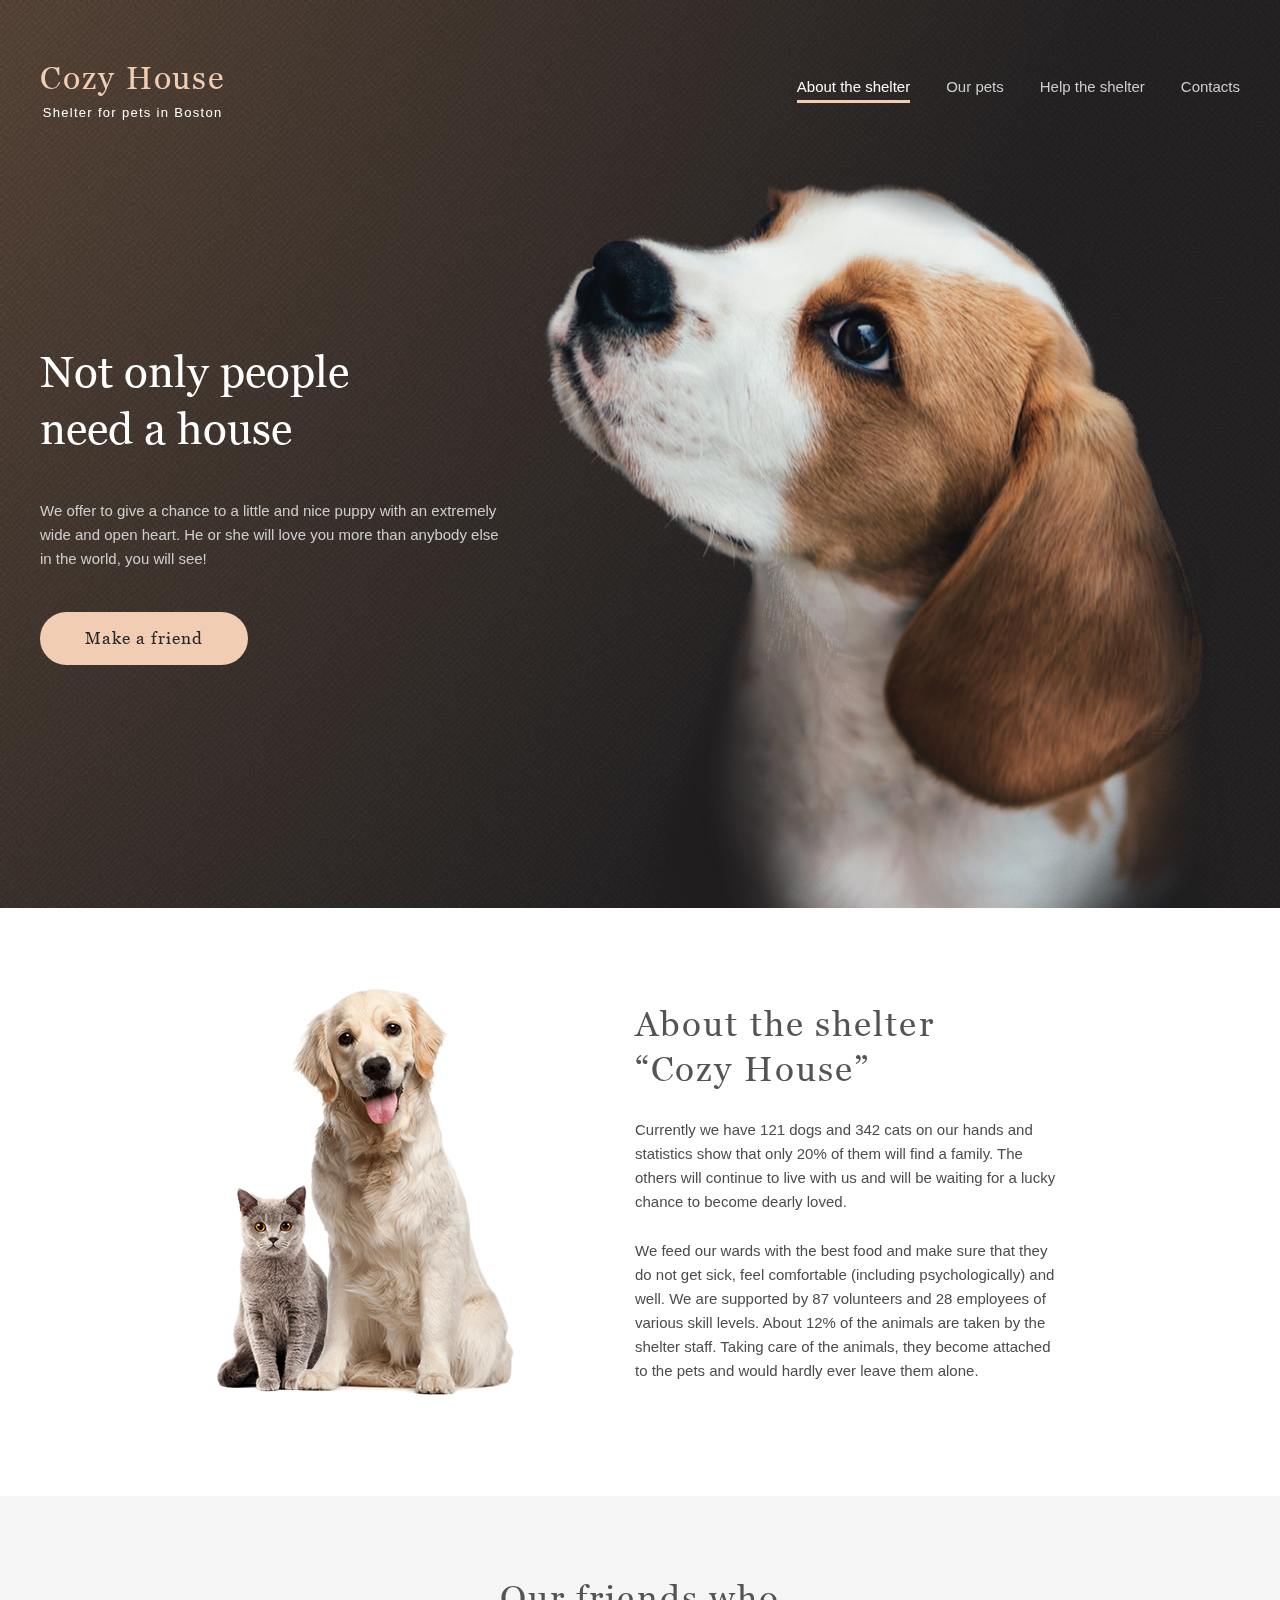
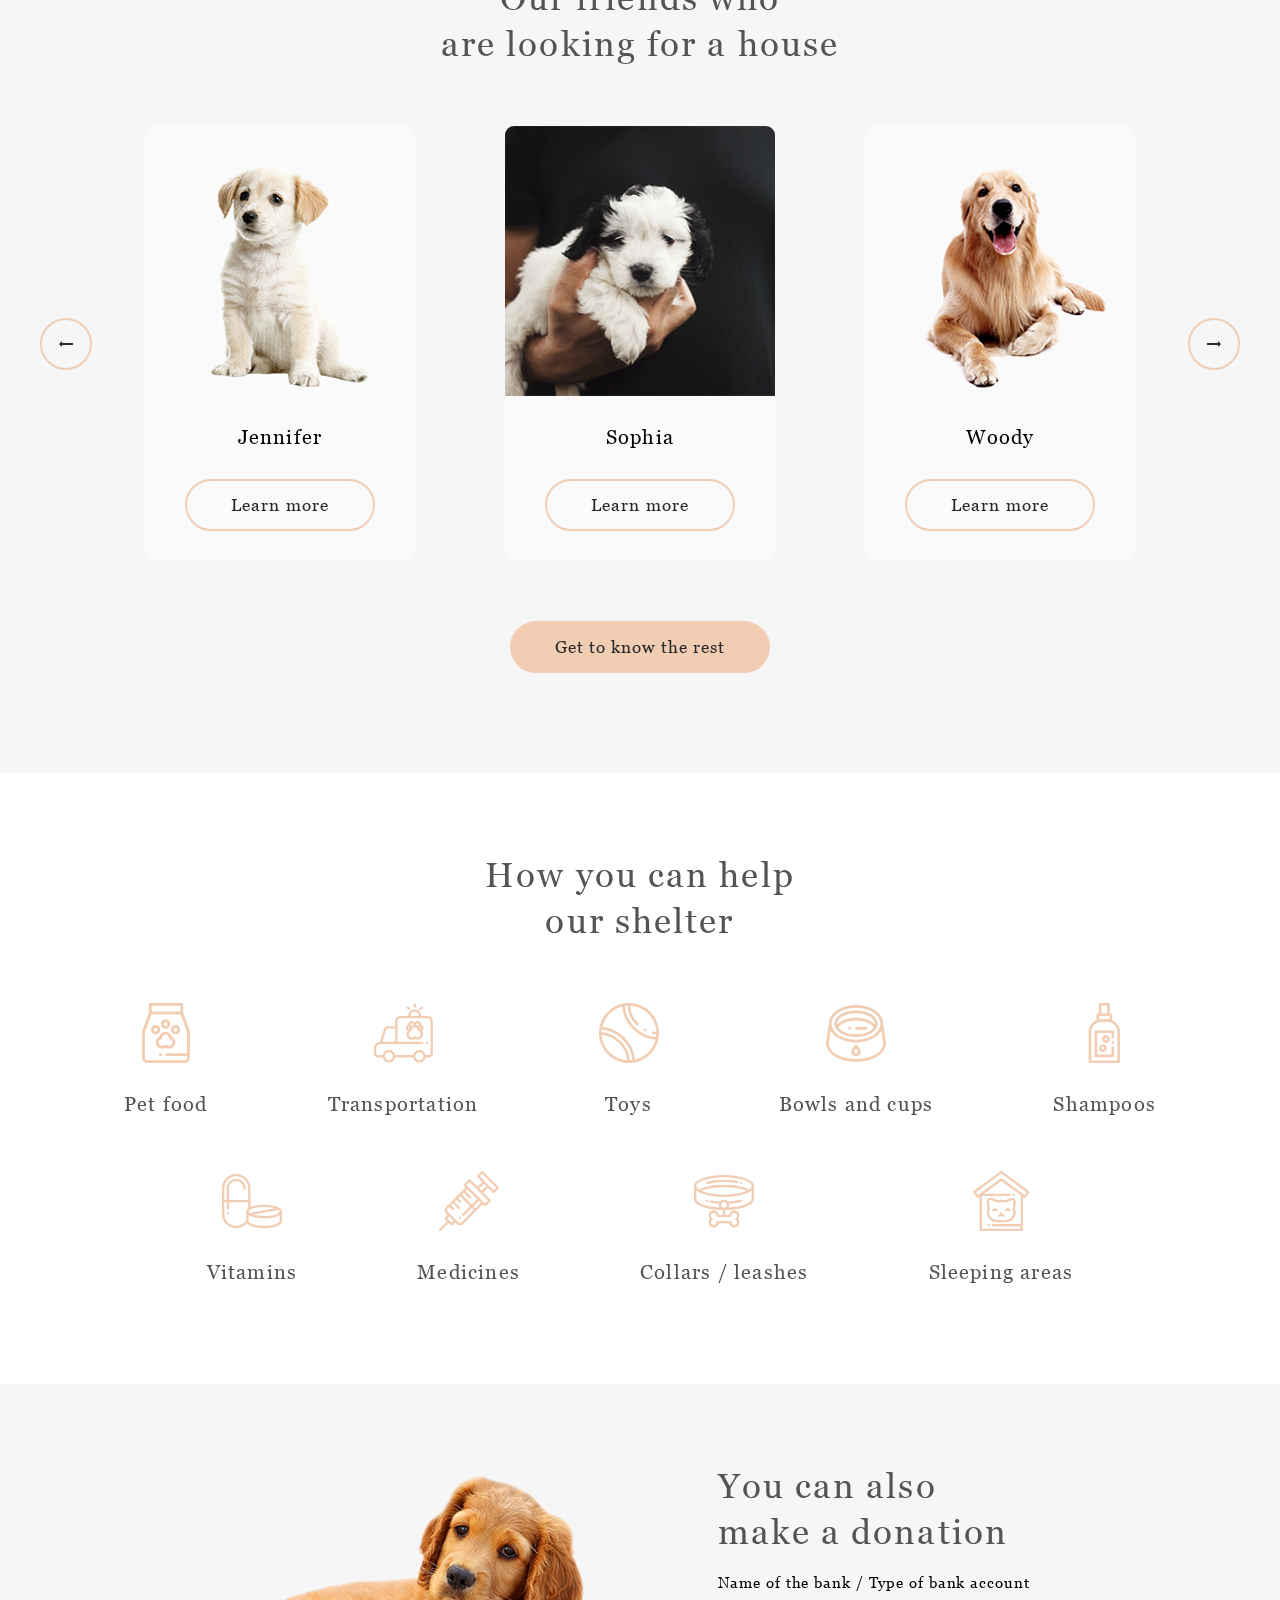
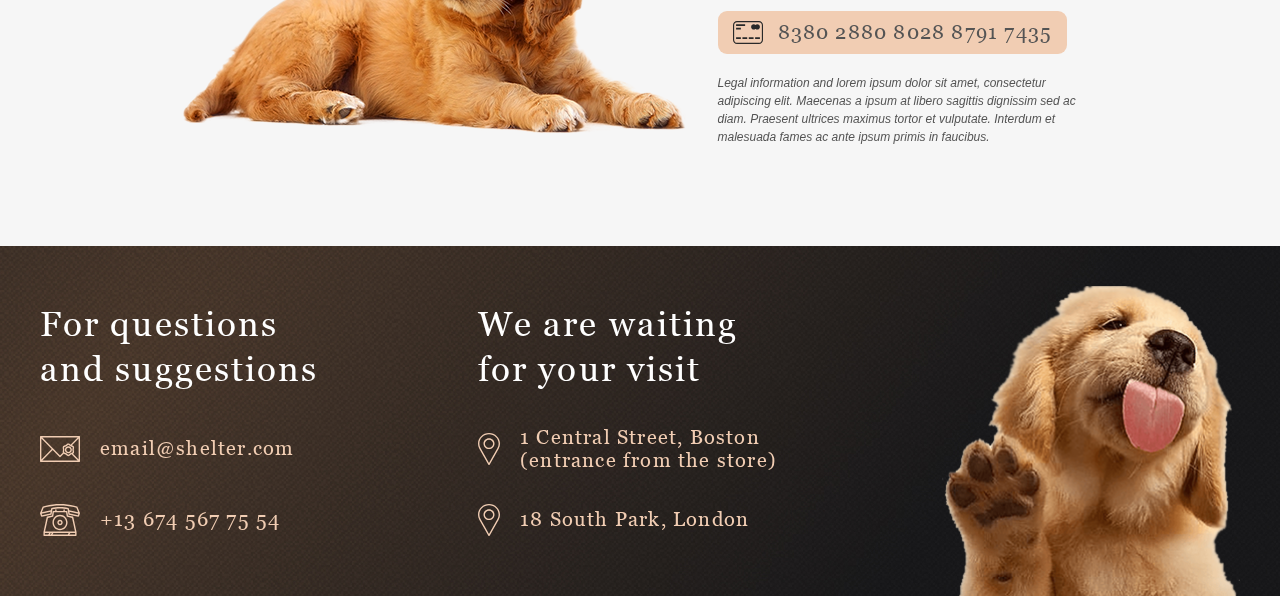
<file: pages/main/index.html>
<!DOCTYPE html>
<html lang="en">
<head>
    <meta charset="UTF-8">
    <meta name="viewport"
          content="width=device-width, user-scalable=no, initial-scale=1.0, maximum-scale=1.0, minimum-scale=1.0">
    <meta http-equiv="X-UA-Compatible" content="ie=edge">
    <title>Cozy Home</title>
    <link rel="icon" href="" type="image/x-icon">
    <link rel="stylesheet" href="style.scss">
    <link rel="stylesheet" href="style.css">
</head>
<body>
<div class="container">
    <div class="overlay"></div>
    <header class="header">
        <div class="wrapper">
            <div class="menu">
                <div class="logo-wrapper">
                    <a class="logo" href="../main/index.html">
                        <h1 class="header-title title">Cozy House</h1>
                        <h2 class="subtitle">Shelter for pets in Boston</h2>
                    </a>
                </div>
                <nav class="nav">
                    <ul class="nav-list">
                        <li class="nav-list__item active">
                            <a href="" class="nav-list__item-link">About the shelter</a>
                        </li>
                        <li class="nav-list__item">
                            <a href="../pets/index.html" class="nav-list__item-link">Our pets</a>
                        </li>
                        <li class="nav-list__item">
                            <a href="#help" class="nav-list__item-link">Help the shelter</a>
                        </li>
                        <li class="nav-list__item">
                            <a href="#footer" class="nav-list__item-link">Contacts</a>
                        </li>
                    </ul>
                </nav>
                <svg class="nav-burger" width="30" height="22" viewBox="0 0 30 22" fill="none" xmlns="http://www.w3.org/2000/svg">
                    <line y1="21" x2="30" y2="21" stroke="#F1CDB3" stroke-width="2"/>
                    <line y1="11" x2="30" y2="11" stroke="#F1CDB3" stroke-width="2"/>
                    <line y1="1" x2="30" y2="1" stroke="#F1CDB3" stroke-width="2"/>
                </svg>
            </div>
        </div>
    </header>
    <main>
        <section class="start-screen">
            <div class="wrapper">
                <div class="start-screen-content">
                    <div class="start-screen__info">
                        <h2 class="start-screen__info-title">Not only people need a house</h2>
                        <p class="start-screen__info-desc">We offer to give a chance to a little and nice puppy with an extremely wide and open heart. He or she will love you more than anybody else in the world, you will see!</p>
                        <a href="#friend">
                            <button class="start-screen__info-button button">Make a friend</button>
                        </a>
                    </div>
                    <img src="../../assets/images/start-screen-puppy.png" alt="Puppy" class="start-screen__img">
                </div>
            </div>
        </section>
        <section class="about">
            <div class="wrapper">
                <div class="about-content">
                    <img src="../../assets/images/about-pets.png" alt="About us" class="about__img">
                    <div class="about__info">
                        <h3 class="about__info-title title">About the shelter <q>Cozy House</q></h3>
                        <p class="about__info-desc">Currently we have 121 dogs and 342 cats on our hands and statistics show that only 20% of them will find a family. The others will continue to live with us and will be waiting for a lucky chance to become dearly loved.</p>
                        <p class="about__info-desc">We feed our wards with the best food and make sure that they do not get sick, feel comfortable (including psychologically) and well. We are supported by 87 volunteers and 28 employees of various skill levels. About 12% of the animals are taken by the shelter staff. Taking care of the animals, they become attached to the pets and would hardly ever leave them alone.</p>
                    </div>
                </div>
            </div>
        </section>
        <a name="friend"></a>
        <section class="our-friends">
            <div class="wrapper">
                <div class="our-friends-content">
                    <h3 class="our-friends__title title">Our friends who <br>are looking for a house</h3>
                    <div class="our-friends__list">
                        <div class="our-friends__card">
                            <img src="../../assets/images/pets-katrine.png" alt="Katrine" class="our-friends__card-img">
                            <p class="our-friends__card-title">Katrine</p>
                            <button class="our-friends__card-button button">Learn more</button>
                        </div>
                        <div class="our-friends__card">
                            <img src="../../assets/images/pets-jennifer.png" alt="Jennifer" class="our-friends__card-img">
                            <p class="our-friends__card-title">Jennifer</p>
                            <button class="our-friends__card-button button">Learn more</button>
                        </div>
                        <div class="our-friends__card">
                            <img src="../../assets/images/pets-woody.png" alt="Woody" class="our-friends__card-img">
                            <p class="our-friends__card-title">Woody</p>
                            <button class="our-friends__card-button button">Learn more</button>
                        </div>
                    </div>
                    <div class="our-friends__navigation-left">
                        <svg width="14" height="6" viewBox="0 0 14 6" fill="none" xmlns="http://www.w3.org/2000/svg">
                            <path d="M14 2V4H3V6L0 3L3 0V2H14Z" fill="#292929"/>
                        </svg>
                    </div>
                    <div class="our-friends__navigation-right">
                        <svg width="14" height="6" viewBox="0 0 14 6" fill="none" xmlns="http://www.w3.org/2000/svg">
                            <path d="M0 4V2L11 2V0L14 3L11 6V4L0 4Z" fill="#292929"/>
                        </svg>
                    </div>
                    <a href="../pets/index.html">
                        <button class="our-friends__button button">Get to know the rest</button>
                    </a>
                </div>
            </div>

        </section>
        <section class="popup">
            <div class="wrapper">
                <div class="popup-content">
                    <img src="../../assets/images/pets-jennifer.png" alt="" class="popup-img">
                    <div class="popup-info">
                        <div class="popup-title">Jennifer</div>
                        <div class="popup-breed"><span class="popup-type">Dog</span> - Labrador</div>
                        <div class="popup-desc">Jennifer is a sweet 2 months old Labrador that is patiently waiting to find a new forever home. This girl really enjoys being able to go outside to run and play, but won't hesitate to play up a storm in the house if she has all of her favorite toys.</div>
                        <ul class="popup-characteristics__list">
                            <li class="popup-characteristics__item age"><span style="font-weight: 700">Age:</span> 2 months</li>
                            <li class="popup-characteristics__item inoculations"><span style="font-weight: 700">Inoculations:</span> none</li>
                            <li class="popup-characteristics__item diseases"><span style="font-weight: 700">Diseases:</span> none</li>
                            <li class="popup-characteristics__item parasites"><span style="font-weight: 700">Parasites:</span> none</li>
                        </ul>
                    </div>
                    <div class="popup-button">
                        <svg width="12" height="12" viewBox="0 0 12 12" fill="none" xmlns="http://www.w3.org/2000/svg">
                            <path fill-rule="evenodd" clip-rule="evenodd" d="M7.42618 6.00003L11.7046 1.72158C12.0985 1.32775 12.0985 0.689213 11.7046 0.295433C11.3108 -0.0984027 10.6723 -0.0984027 10.2785 0.295433L5.99998 4.57394L1.72148 0.295377C1.32765 -0.098459 0.68917 -0.098459 0.295334 0.295377C-0.0984448 0.689213 -0.0984448 1.32775 0.295334 1.72153L4.57383 5.99997L0.295334 10.2785C-0.0984448 10.6723 -0.0984448 11.3108 0.295334 11.7046C0.68917 12.0985 1.32765 12.0985 1.72148 11.7046L5.99998 7.42612L10.2785 11.7046C10.6723 12.0985 11.3108 12.0985 11.7046 11.7046C12.0985 11.3108 12.0985 10.6723 11.7046 10.2785L7.42618 6.00003Z" fill="#292929"/>
                        </svg>
                    </div>
                </div>
            </div>
        </section>
        <a name="help"></a>
        <section class="help">
            <div class="wrapper">
                <div class="help-content">
                    <h3 class="help__title title">How you can help our shelter</h3>
                    <div class="help__list">
                        <div class="help__list-item">
                            <img src="../../assets/icons/icon-pet-food.svg" alt="" class="help__list-item__img">
                            <h4 class="help__list-item__title">Pet food</h4>
                        </div>
                        <div class="help__list-item">
                            <img src="../../assets/icons/icon-transportation.svg" alt="" class="help__list-item__img">
                            <h4 class="help__list-item__title">Transportation</h4>
                        </div>
                        <div class="help__list-item">
                            <img src="../../assets/icons/icon-toys.svg" alt="" class="help__list-item__img">
                            <h4 class="help__list-item__title">Toys</h4>
                        </div>
                        <div class="help__list-item">
                            <img src="../../assets/icons/icon-bowls-and-cups.svg" alt="" class="help__list-item__img">
                            <h4 class="help__list-item__title">Bowls and cups</h4>
                        </div>
                        <div class="help__list-item">
                            <img src="../../assets/icons/icon-shampoos.svg" alt="" class="help__list-item__img">
                            <h4 class="help__list-item__title">Shampoos</h4>
                        </div>
                        <div class="help__list-item">
                            <img src="../../assets/icons/icon-vitamins.svg" alt="" class="help__list-item__img">
                            <h4 class="help__list-item__title">Vitamins</h4>
                        </div>
                        <div class="help__list-item">
                            <img src="../../assets/icons/icon-medicines.svg" alt="" class="help__list-item__img">
                            <h4 class="help__list-item__title">Medicines</h4>
                        </div>
                        <div class="help__list-item">
                            <img src="../../assets/icons/icon-collars-leashes.svg" alt="" class="help__list-item__img">
                            <h4 class="help__list-item__title">Collars / leashes</h4>
                        </div>
                        <div class="help__list-item">
                            <img src="../../assets/icons/icon-sleeping-area.svg" alt="" class="help__list-item__img">
                            <h4 class="help__list-item__title">Sleeping areas</h4>
                        </div>
                    </div>
                </div>
            </div>
        </section>
        <section class="donation">
            <div class="wrapper">
                <div class="donation-content">
                    <img src="../../assets/images/donation-dog.png" alt="Puppy" class="donation__img">
                    <div class="donation__info">
                        <h3 class="donation__info-title title">You can also make a donation</h3>
                        <h5 class="donation__info-subtitle">Name of the bank / Type of bank account</h5>
                        <button class="donation__info-button button">
                            <img src="../../assets/icons/credit-card.svg" alt="">
                            <p>
                                8380 2880 8028 8791 7435
                            </p>

                        </button><p class="donation__info-desc">Legal information and lorem ipsum dolor sit amet, consectetur adipiscing elit. Maecenas a ipsum at libero sagittis dignissim sed ac diam. Praesent ultrices maximus tortor et vulputate. Interdum et malesuada fames ac ante ipsum primis in faucibus.</p>
                    </div>
                </div>
            </div>
        </section>
    </main>
    <a name="footer"></a>
    <footer>
        <div class="wrapper">
            <div class="footer-content">
                <div class="footer__info">
                    <div class="footer__contacts">
                        <h3 class="footer__contacts-title title">For questions and suggestions</h3>
                        <a href="mailto:email@shelter.com" class="footer__contacts-email">
                            <img src="../../assets/icons/mail.svg" alt="" class="footer__contacts-email-icon">
                            email@shelter.com
                        </a>
                        <a href="tel:+136745677554" class="footer__contacts-tel">
                            <img src="../../assets/icons/phone.svg" alt="" class="footer__contacts-tel-icon">
                            +13 674 567 75 54
                        </a>
                    </div>
                    <div class="footer__address">
                        <h3 class="footer__address-title title">We are waiting for your visit</h3>
                        <a href="https://goo.gl/maps/Wma536fprJe7ETiM8" class="footer__address-boston" target="_blank">
                            <img src="../../assets/icons/pin.svg" alt="" class="footer__address-boston-img">
                            1 Central Street, Boston (entrance from the store)
                        </a>
                        <a href="https://goo.gl/maps/S1EN2DoCF54vE8MF7" class="footer__address-london" target="_blank">
                            <img src="../../assets/icons/icon-marker.svg" alt="" class="footer__address-london-img">
                            18 South Park, London
                        </a>
                    </div>
                </div>
                <img src="../../assets/images/footer-puppy.png" alt="" class="footer__image">
            </div>
        </div>
    </footer>
</div>
<script src="script.js"></script>
</body>
</html>
</file>
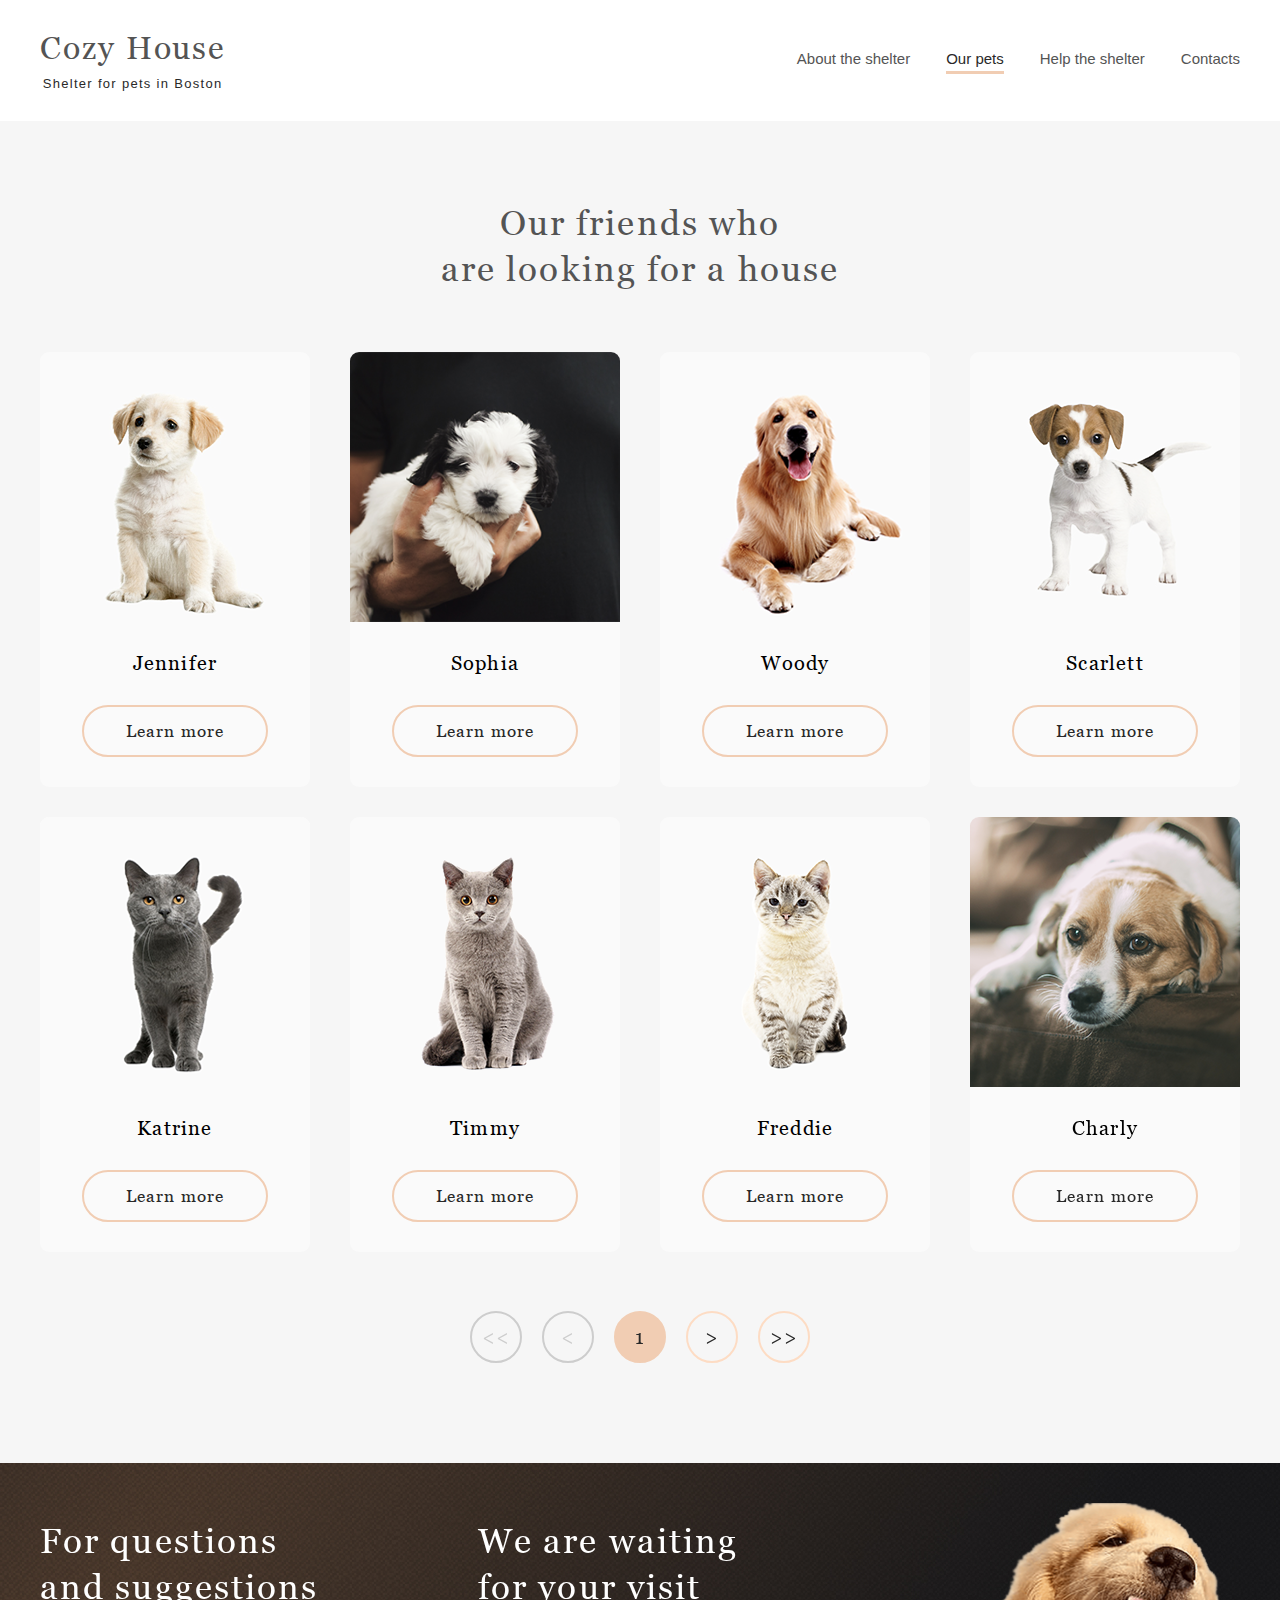
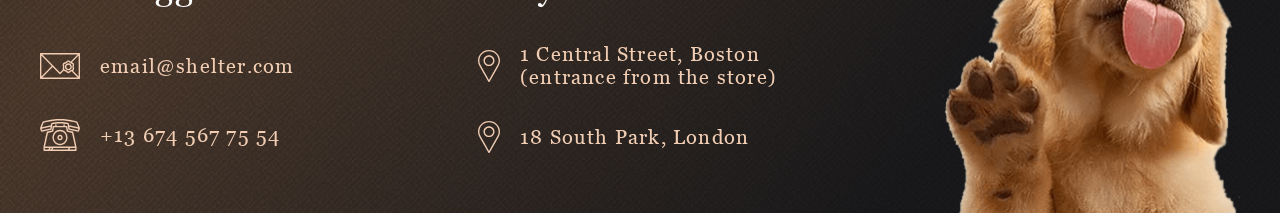
<file: pages/pets/index.html>
<!DOCTYPE html>
<html lang="en">
<head>
    <meta charset="UTF-8">
    <title>Pets</title>
    <link rel="stylesheet" href="style.scss">
    <link rel="stylesheet" href="style.css">
    <meta name="viewport"
          content="width=device-width, user-scalable=no, initial-scale=1.0, maximum-scale=1.0, minimum-scale=1.0">
    <meta http-equiv="X-UA-Compatible" content="ie=edge">
</head>
<body>
<div class="container">
    <div class="overlay"></div>
    <header class="header">
        <div class="wrapper">
            <div class="menu">
                <div class="logo-wrapper">
                    <a class="logo" href="../main/index.html">
                        <h1 class="title">Cozy House</h1>
                        <h2 class="subtitle">Shelter for pets in Boston</h2>
                    </a>
                </div>
                <nav class="nav">
                    <ul class="nav-list">
                        <li class="nav-list__item">
                            <a href="../main/index.html" class="nav-list__item-link">About the shelter</a>
                        </li>
                        <li class="nav-list__item active">
                            <a href="" class="nav-list__item-link">Our pets</a>
                        </li>
                        <li class="nav-list__item">
                            <a href="../main/index.html#help" class="nav-list__item-link">Help the shelter</a>
                        </li>
                        <li class="nav-list__item">
                            <a href="#footer" class="nav-list__item-link">Contacts</a>
                        </li>
                    </ul>
                </nav>
                <svg class="nav-burger" width="30" height="22" viewBox="0 0 30 22" fill="none" xmlns="http://www.w3.org/2000/svg">
                    <line y1="21" x2="30" y2="21" stroke="black" stroke-width="2"/>
                    <line y1="11" x2="30" y2="11" stroke="black" stroke-width="2"/>
                    <line y1="1" x2="30" y2="1" stroke="black" stroke-width="2"/>
                </svg>
            </div>
        </div>
    </header>
    <main>
        <section class="our-friends">
            <div class="wrapper">
                <div class="our-friends-content">
                    <h3 class="our-friends__title title">Our friends who
                        are looking for a house</h3>
                    <div class="our-friends__list">
                        <div class="our-friends__card">
                            <img src="../../assets/images/pets-katrine.png" alt="Katrine" class="our-friends__card-img">
                            <p class="our-friends__card-title">Katrine</p>
                            <button class="our-friends__card-button button">Learn more</button>
                        </div>
                        <div class="our-friends__card">
                            <img src="../../assets/images/pets-jennifer.png" alt="Jennifer" class="our-friends__card-img">
                            <p class="our-friends__card-title">Jennifer</p>
                            <button class="our-friends__card-button button">Learn more</button>
                        </div>
                        <div class="our-friends__card">
                            <img src="../../assets/images/pets-woody.png" alt="Woody" class="our-friends__card-img">
                            <p class="our-friends__card-title">Woody</p>
                            <button class="our-friends__card-button button">Learn more</button>
                        </div>
                        <div class="our-friends__card">
                            <img src="../../assets/images/pets-sophia.png" alt="Sophia" class="our-friends__card-img">
                            <p class="our-friends__card-title">Sophia</p>
                            <button class="our-friends__card-button button">Learn more</button>
                        </div>
                        <div class="our-friends__card">
                            <img src="../../assets/images/pets-timmy.png" alt="Timmy" class="our-friends__card-img">
                            <p class="our-friends__card-title">Timmy</p>
                            <button class="our-friends__card-button button">Learn more</button>
                        </div>
                        <div class="our-friends__card">
                            <img src="../../assets/images/pets-charly.png" alt="Charly" class="our-friends__card-img">
                            <p class="our-friends__card-title">Charly</p>
                            <button class="our-friends__card-button button">Learn more</button>
                        </div>
                        <div class="our-friends__card">
                            <img src="../../assets/images/pets-scarlet.png" alt="Scarlett" class="our-friends__card-img">
                            <p class="our-friends__card-title">Scarlett</p>
                            <button class="our-friends__card-button button">Learn more</button>
                        </div>
                        <div class="our-friends__card">
                            <img src="../../assets/images/pets-freddie.png" alt="Freddie" class="our-friends__card-img">
                            <p class="our-friends__card-title">Freddie</p>
                            <button class="our-friends__card-button button">Learn more</button>
                        </div>
                    </div>
                    <ul class="our-friends__pagination">
                        <li class="our-friends__pagination-item pagination-prev-2 disabled">
                            <<
                        </li>
                        <li class="our-friends__pagination-item pagination-prev-1 disabled">
                            <
                        </li>
                        <li class="our-friends__pagination-item pagination-now active">
                            <a href="" class="our-friends__pagination-link">1</a>
                        </li>
                        <li class="our-friends__pagination-item pagination-next-1">
                            >
                        </li>
                        <li class="our-friends__pagination-item pagination-next-2">
                            >>
                        </li>
                    </ul>
                </div>
            </div>
            <section class="popup">
                <div class="wrapper">
                    <div class="popup-content">
                        <img src="../../assets/images/pets-jennifer.png" alt="" class="popup-img">
                        <div class="popup-info">
                            <div class="popup-title">Jennifer</div>
                            <div class="popup-breed"><span class="popup-type">Dog</span> - Labrador</div>
                            <div class="popup-desc">Jennifer is a sweet 2 months old Labrador that is patiently waiting to find a new forever home. This girl really enjoys being able to go outside to run and play, but won't hesitate to play up a storm in the house if she has all of her favorite toys.</div>
                            <ul class="popup-characteristics__list">
                                <li class="popup-characteristics__item age"><span style="font-weight: 700">Age:</span> 2 months</li>
                                <li class="popup-characteristics__item inoculations"><span style="font-weight: 700">Inoculations:</span> none</li>
                                <li class="popup-characteristics__item diseases"><span style="font-weight: 700">Diseases:</span> none</li>
                                <li class="popup-characteristics__item parasites"><span style="font-weight: 700">Parasites:</span> none</li>
                            </ul>
                        </div>
                        <div class="popup-button">
                            <svg width="12" height="12" viewBox="0 0 12 12" fill="none" xmlns="http://www.w3.org/2000/svg">
                                <path fill-rule="evenodd" clip-rule="evenodd" d="M7.42618 6.00003L11.7046 1.72158C12.0985 1.32775 12.0985 0.689213 11.7046 0.295433C11.3108 -0.0984027 10.6723 -0.0984027 10.2785 0.295433L5.99998 4.57394L1.72148 0.295377C1.32765 -0.098459 0.68917 -0.098459 0.295334 0.295377C-0.0984448 0.689213 -0.0984448 1.32775 0.295334 1.72153L4.57383 5.99997L0.295334 10.2785C-0.0984448 10.6723 -0.0984448 11.3108 0.295334 11.7046C0.68917 12.0985 1.32765 12.0985 1.72148 11.7046L5.99998 7.42612L10.2785 11.7046C10.6723 12.0985 11.3108 12.0985 11.7046 11.7046C12.0985 11.3108 12.0985 10.6723 11.7046 10.2785L7.42618 6.00003Z" fill="#292929"/>
                            </svg>
                        </div>
                    </div>
                </div>
            </section>
        </section>
    </main>
    <a name="footer"></a>
    <footer>
        <div class="wrapper">
            <div class="footer-content">
                <div class="footer__info">
                    <div class="footer__contacts">
                        <h3 class="footer__contacts-title title">For questions and suggestions</h3>
                        <a href="mailto:email@shelter.com" class="footer__contacts-email">
                            <img src="../../assets/icons/mail.svg" alt="" class="footer__contacts-email-icon">
                            email@shelter.com
                        </a>
                        <a href="tel:+136745677554" class="footer__contacts-tel">
                            <img src="../../assets/icons/phone.svg" alt="" class="footer__contacts-tel-icon">
                            +13 674 567 75 54
                        </a>
                    </div>
                    <div class="footer__address">
                        <h3 class="footer__address-title title">We are waiting for your visit</h3>
                        <a href="https://goo.gl/maps/Wma536fprJe7ETiM8" class="footer__address-boston" target="_blank">
                            <img src="../../assets/icons/pin.svg" alt="" class="footer__address-boston-img">
                            1 Central Street, Boston (entrance from the store)
                        </a>
                        <a href="https://goo.gl/maps/S1EN2DoCF54vE8MF7" class="footer__address-london" target="_blank">
                            <img src="../../assets/icons/icon-marker.svg" alt="" class="footer__address-london-img">
                            18 South Park, London
                        </a>
                    </div>
                </div>
                <img src="../../assets/images/footer-puppy.png" alt="" class="footer__image">
            </div>
        </div>
    </footer>
</div>
<script src="script.js"></script>
</body>
</html>
</file>
<file: pages/main/style.css>
@font-face {
  font-family: 'Georgia';
  src: url("../../assets/fonts/Georgia.woff") format("woff");
  font-weight: 400; }
@font-face {
  font-family: 'Georgia-Bold';
  src: url("../../assets/fonts/Georgia-Bold.woff") format("woff");
  font-weight: 700; }
@font-face {
  font-family: 'Georgia-Italic';
  src: url("../../assets/fonts/Georgia-Italic.woff") format("woff");
  src: url("../../assets/fonts/Georgia-Italic.woff") format("woff");
  font-weight: 400; }
* {
  box-sizing: border-box; }

html, body {
  padding: 0;
  margin: 0;
  overflow-x: hidden;
  scroll-behavior: smooth; }
  html.disable-scroll, body.disable-scroll {
    overflow-y: hidden; }
  html.disable-popup-scroll, body.disable-popup-scroll {
    overflow-y: hidden; }

.container {
  overflow-x: hidden; }

h1, h2, h3, h4, h5, h6, p {
  margin: 0; }

h2 {
  font-size: 44px;
  line-height: 130%; }

h3 {
  font-size: 35px;
  line-height: 130%; }

h4 {
  font-size: 20px;
  line-height: 115%; }

h5 {
  font-size: 15px;
  line-height: 110%; }

body {
  font-family: Arial, sans-serif;
  font-weight: 400;
  color: black; }

a {
  text-decoration: none;
  color: inherit;
  cursor: pointer; }

button {
  background-color: transparent;
  border: none;
  color: inherit;
  font-family: inherit;
  cursor: pointer; }

.overlay {
  width: 100%;
  display: block;
  position: fixed;
  top: 0;
  left: 0;
  height: 100vh;
  background: rgba(41, 41, 41, 0.6);
  opacity: 0;
  z-index: -1;
  transition: all .5s ease-in-out; }
  .overlay.active {
    z-index: 0;
    opacity: 1; }
  .overlay.active-popup {
    z-index: 1;
    opacity: 1; }

.header {
  color: #FFFFFF;
  padding-top: 60px;
  padding-bottom: 1px; }

.header,
.start-screen {
  background-image: url(../../assets/images/start-screen-gradient-background.jpg);
  background-repeat: no-repeat;
  background-size: cover;
  background-attachment: fixed; }

.wrapper {
  width: 1200px;
  margin: 0 auto; }

.logo {
  display: flex;
  flex-direction: column;
  align-items: center; }

.menu {
  display: flex;
  justify-content: space-between;
  align-items: center;
  padding-bottom: 60px; }

.title {
  font-family: Georgia, serif;
  color: #F1CDB3;
  font-weight: 400;
  margin-top: 0;
  margin-bottom: 10px;
  letter-spacing: 0.06em; }

.header-title {
  margin-bottom: 9px; }

.subtitle {
  font-weight: 400;
  font-size: 13px;
  line-height: 15px;
  color: #FFFFFF;
  margin: 0;
  letter-spacing: 0.1em; }

.nav {
  margin-left: auto; }

.nav-list {
  list-style: none;
  display: flex;
  justify-content: space-between;
  align-items: center; }
  .nav-list.active {
    overflow-y: scroll; }

.nav-list__item {
  height: 25px;
  border-bottom: 3px solid transparent; }
  .nav-list__item.active {
    border-bottom: 3px solid #F1CDB3; }
    .nav-list__item.active .nav-list__item-link {
      color: #FAFAFA; }
  .nav-list__item:hover .nav-list__item-link {
    color: #FAFAFA; }

.nav-list__item:not(:last-child) {
  margin-right: 36px; }

.nav-list__item-link {
  font-size: 15px;
  line-height: 60%;
  color: #CDCDCD; }

.nav-burger {
  display: none; }

.start-screen-content {
  display: flex; }

.start-screen__info {
  display: flex;
  flex-direction: column;
  margin-top: 163px; }

.start-screen__info-title {
  font-family: Georgia, serif;
  font-weight: 400;
  color: #FFFFFF;
  width: 310px;
  margin-bottom: 41px;
  font-size: 44px;
  line-height: 130%; }

.start-screen__info-desc {
  font-size: 15px;
  line-height: 160%;
  color: #CDCDCD;
  margin-bottom: 41px;
  width: 460px;
  margin-right: 42px; }

.start-screen__info-button {
  font-family: Georgia, serif;
  padding: 15px 45px;
  color: #292929;
  background-color: #F1CDB3;
  font-size: 17px;
  line-height: 130%;
  letter-spacing: 0.06em;
  border-radius: 100px; }
  .start-screen__info-button:hover {
    background-color: #FDDCC4; }

.start-screen__img {
  width: 698px;
  height: 727px; }

.about-content {
  padding: 80px 0 100px 0;
  display: flex;
  justify-content: center;
  align-items: center; }

.about__img {
  width: 300px;
  margin-right: 120px; }

.about__info {
  display: flex;
  flex-direction: column;
  width: 430px; }

.about__info-title {
  color: #545454;
  width: 370px;
  margin-bottom: 25px; }

.about__info-desc {
  color: #4C4C4C;
  font-size: 15px;
  line-height: 160%; }
  .about__info-desc:first-of-type {
    margin-bottom: 25px; }

.our-friends {
  background-color: #F6F6F6;
  padding-top: 80px;
  padding-bottom: 100px; }

.our-friends-content {
  position: relative;
  display: flex;
  flex-direction: column;
  align-items: center; }

.our-friends__title {
  margin-bottom: 59px;
  text-align: center;
  width: 400px;
  color: #545454; }

.our-friends__list {
  display: flex;
  align-items: center;
  justify-content: center;
  flex-wrap: wrap;
  column-gap: 90px;
  margin-bottom: 60px; }

.our-friends__card {
  display: flex;
  flex-direction: column;
  align-items: center;
  row-gap: 30px;
  padding-bottom: 30px;
  cursor: pointer;
  border-radius: 9px;
  background-color: #FAFAFA; }
  .our-friends__card.active {
    background-color: #FFFFFF;
    box-shadow: 0 2px 35px 14px rgba(13, 13, 13, 0.04); }

.our-friends__card-img {
  border-radius: 9px 9px 0 0; }

.our-friends__card-title {
  font-family: Georgia, serif;
  font-weight: 400;
  font-size: 20px;
  line-height: 23px;
  letter-spacing: 0.06em; }

.our-friends__card-button {
  padding: 13px 44px;
  border: 2px solid #F1CDB3;
  font-family: Georgia, serif;
  font-size: 17px;
  line-height: 130%;
  letter-spacing: 0.06em;
  color: #292929;
  border-radius: 100px; }
  .our-friends__card-button:hover, .our-friends__card-button.active {
    background-color: #F1CDB3; }

.our-friends__navigation-left {
  position: absolute;
  top: 49%;
  left: 0;
  width: 52px;
  height: 52px;
  border: 2px solid #F1CDB3;
  border-radius: 50%;
  display: flex;
  align-items: center;
  justify-content: center;
  cursor: pointer; }
  .our-friends__navigation-left:hover {
    background-color: #F1CDB3; }

.our-friends__navigation-right {
  position: absolute;
  top: 49%;
  right: 0;
  width: 52px;
  height: 52px;
  border: 2px solid #F1CDB3;
  border-radius: 50%;
  display: flex;
  align-items: center;
  justify-content: center;
  cursor: pointer; }
  .our-friends__navigation-right:hover {
    background-color: #F1CDB3; }

.our-friends__button {
  font-family: Georgia, serif;
  padding: 15px 45px;
  color: #292929;
  background-color: #F1CDB3;
  border-radius: 100px;
  font-weight: 400;
  font-size: 17px;
  line-height: 130%;
  letter-spacing: 0.06em; }
  .our-friends__button:hover {
    background-color: #FDDCC4; }

.popup {
  display: none;
  position: relative; }
  .popup.active {
    display: block; }
  .popup.wrapper {
    position: relative; }

.popup-content {
  width: 900px;
  height: 500px;
  position: fixed;
  top: 50%;
  transform: translateY(-50%);
  left: 0;
  right: 0;
  margin: auto;
  border-radius: 9px;
  background-color: #FAFAFA;
  box-shadow: 0 2px 35px 14px rgba(13, 13, 13, 0.04);
  display: flex;
  column-gap: 30px;
  z-index: 999; }

.popup-img {
  width: 500px;
  height: 100%; }

.popup-info {
  margin-top: 50px;
  font-family: Georgia, serif;
  font-style: normal;
  font-weight: 400;
  max-width: 351px; }

.popup-title {
  margin-bottom: 10px;
  font-size: 35px;
  line-height: 130%;
  letter-spacing: 0.06em; }

.popup-breed {
  font-size: 20px;
  line-height: 115%;
  letter-spacing: 0.06em;
  margin-bottom: 40px; }

.popup-desc {
  margin-bottom: 40px;
  font-size: 15px;
  line-height: 110%;
  letter-spacing: 0.06em; }

.popup-characteristics__list {
  list-style: none;
  margin: 0;
  padding: 0; }

.popup-characteristics__item {
  font-size: 15px;
  line-height: 110%;
  letter-spacing: 0.06em;
  position: relative;
  padding-left: 15px; }
  .popup-characteristics__item:not(:last-child) {
    margin-bottom: 10px; }
  .popup-characteristics__item:before {
    content: '';
    width: 4px;
    height: 4px;
    border-radius: 50%;
    background-color: #F1CDB3;
    position: absolute;
    top: 45%;
    left: 0; }

.popup-button {
  border-radius: 50%;
  border: 2px solid #F1CDB3;
  position: absolute;
  top: -52px;
  right: -52px;
  width: 52px;
  height: 52px;
  display: flex;
  align-items: center;
  justify-content: center;
  cursor: pointer; }
  .popup-button:hover {
    background-color: #F1CDB3; }
  .popup-button.active {
    background-color: #F1CDB3; }

.help {
  padding-top: 80px;
  padding-bottom: 100px; }

.help__list {
  display: flex;
  justify-content: center;
  align-items: center;
  column-gap: 120px;
  -moz-column-gap: 120px;
  row-gap: 55px;
  /*-mox-row-gap: 55px;*/
  flex-wrap: wrap; }

.help__title {
  text-align: center;
  color: #545454;
  margin: 0 auto 59px auto;
  width: 350px; }

.help__list-item {
  display: flex;
  flex-direction: column;
  justify-content: center;
  align-items: center; }

.help__list-item__img {
  width: 60px;
  height: 60px;
  margin-bottom: 30px; }

.help__list-item__title {
  color: #545454;
  font-family: Georgia, serif;
  font-weight: 400;
  font-size: 20px;
  line-height: 115%;
  letter-spacing: 0.06em; }

.donation {
  background-color: #F6F6F6;
  padding-top: 80px;
  padding-bottom: 100px; }

.donation-content {
  display: flex;
  justify-content: center;
  align-items: center; }

.donation__img {
  margin-right: 30px;
  width: 505px; }

.donation__info {
  width: 380px; }

.donation__info-title {
  width: 300px;
  color: #545454;
  margin-bottom: 20px; }

.donation__info-subtitle {
  font-family: Georgia, serif;
  font-weight: 400;
  font-size: 15px;
  line-height: 110%;
  letter-spacing: 0.06em;
  margin-bottom: 19px; }

.donation__info-button {
  padding: 10px 15px;
  background: #F1CDB3;
  border-radius: 9px;
  font-family: Georgia, serif;
  margin-bottom: 20px;
  font-size: 20px;
  line-height: 115%;
  letter-spacing: 0.06em;
  display: flex;
  align-items: center;
  column-gap: 15px;
  color: #545454; }
  .donation__info-button:hover {
    background-color: #FDDCC4; }

.donation__info-desc {
  font-style: italic;
  font-weight: 400;
  font-size: 12px;
  line-height: 150%;
  color: #545454; }

footer {
  margin: 0;
  background-image: url(../../assets/images/footer-gradient-background.jpg);
  background-size: cover;
  background-repeat: no-repeat;
  padding-top: 40px; }

.footer-content {
  display: flex;
  align-items: flex-start; }

.footer__info {
  column-gap: 135px;
  display: flex; }

.footer__contacts,
.footer__address {
  margin-top: 16px;
  display: flex;
  flex-direction: column;
  align-items: flex-start;
  row-gap: 37px;
  width: 303px; }

.footer__contacts {
  row-gap: 37px; }

.footer__contacts-email,
.footer__address-boston {
  margin-bottom: 2px; }

.footer__address {
  margin-right: 160px; }

.footer__contacts-title,
.footer__address-title {
  font-family: Georgia, serif;
  margin-bottom: 3px;
  color: #FFFFFF;
  font-weight: 400;
  font-size: 35px;
  line-height: 130%;
  letter-spacing: 0.06em; }

.footer__contacts-email,
.footer__contacts-tel,
.footer__address-boston,
.footer__address-london {
  font-family: Georgia, serif;
  color: #F1CDB3;
  font-weight: 400;
  font-size: 20px;
  line-height: 115%;
  letter-spacing: 0.06em;
  height: 32px;
  display: flex;
  align-items: center;
  column-gap: 20px; }

@media (max-width: 1279px) {
  .wrapper {
    width: 100%;
    padding: 0 30px; }

  .header {
    padding-top: 30px;
    padding-bottom: 30px; }

  .menu {
    padding: 0;
    justify-content: space-between; }

  .start-screen {
    padding-top: 30px; }

  .start-screen-content {
    flex-direction: column;
    align-items: center;
    row-gap: 42px; }

  .start-screen__info {
    margin-top: 0; }

  .start-screen__info-desc {
    margin-right: 0; }

  .start-screen__info-desc + a {
    align-self: center; }

  .start-screen__info-button {
    margin-bottom: 58px; }

  .start-screen__img {
    margin-left: 135px;
    width: 569px;
    height: auto; }

  .about-content {
    flex-direction: column; }

  .about__info {
    margin-bottom: 80px; }

  .about__img {
    margin-right: 0;
    order: 5; }

  .our-friends__list {
    column-gap: 40px; }

  .our-friends__card:nth-of-type(3) {
    display: none; }

  .popup-content {
    width: 630px;
    height: 350px;
    column-gap: 11px; }

  .popup-img {
    width: 350px; }

  .popup-info {
    margin-top: 10px;
    max-width: 260px; }

  .popup-breed {
    margin-bottom: 20px; }

  .popup-desc {
    font-size: 13px;
    line-height: 110%;
    margin-bottom: 30px; }

  .popup-characteristics__item:not(:last-child) {
    margin-bottom: 5px; }

  .help__list {
    column-gap: 60px; }

  .help__list-item {
    width: 170px; }

  .donation-content {
    flex-direction: column; }

  .donation__info-desc {
    width: 370px;
    letter-spacing: 0.009em;
    margin-bottom: 60px; }

  .donation__img {
    margin-right: 0;
    order: 5; }

  footer {
    padding-top: 15px; }

  .footer__info {
    column-gap: 39px;
    margin-bottom: 65px; }

  .footer__address {
    margin-right: 0; }

  .footer-content {
    flex-direction: column;
    align-items: center; } }
@media (max-width: 767px) {
  .logo-wrapper {
    z-index: 999;
    transition: all 1s; }
    .logo-wrapper.active {
      margin-left: auto;
      transform: translateX(-30px); }

  .nav {
    transform: translateX(150%);
    display: block;
    position: absolute;
    top: 0;
    left: 0;
    background-color: #292929;
    padding-top: 90px;
    width: 320px;
    margin-left: auto;
    height: 100vh;
    right: 0;
    padding-bottom: 30px;
    text-align: center;
    transition: all .5s; }
    .nav.active {
      transform: translate(0); }

  /*.menu {
    position: relative;
  }*/
  .nav-list {
    display: flex;
    height: 100vh;
    flex-direction: column;
    justify-content: center;
    row-gap: 39px;
    padding: 0;
    transition: all .5s;
    margin-top: 5px; }

  .nav-list__item {
    height: 54px; }

  .nav-list__item:not(:last-child) {
    margin-right: 0; }

  .nav-list__item-link {
    font-size: 32px;
    line-height: 160%; }

  .nav-burger {
    cursor: pointer;
    display: block;
    z-index: 999;
    transition: all .5s; }
    .nav-burger.active {
      transform: rotate(90deg); }

  .wrapper {
    padding: 0 10px; }

  .header {
    padding-right: 43px; }

  h3 {
    font-size: 25px;
    line-height: 130%; }

  .start-screen__info {
    align-items: center;
    width: 300px; }

  .start-screen__info-title {
    letter-spacing: 0.06em;
    text-align: center;
    font-size: 25px;
    line-height: 130%;
    width: 260px; }

  .start-screen__info-desc {
    width: 300px;
    text-align: center; }

  .start-screen__info-button {
    margin-bottom: 63px; }

  .start-screen__img {
    width: 260px;
    margin-left: 40px; }

  .about-content {
    padding-top: 42px;
    padding-bottom: 42px; }

  .about__info {
    width: 270px;
    margin-bottom: 42px; }

  .about__info-title {
    width: 270px;
    text-align: center; }

  .about__info-desc {
    text-align: justify; }

  .about__info-desc:first-of-type {
    margin-bottom: 22px; }

  .about__img {
    width: 260px; }

  .our-friends {
    padding-top: 42px;
    padding-bottom: 42px; }

  .our-friends__title {
    margin-bottom: 40px; }

  .our-friends__card:nth-of-type(2) {
    display: none; }

  .our-friends__navigation-right {
    top: 79%;
    right: 19%; }

  .our-friends__navigation-left {
    top: 79%;
    left: 19%; }

  .our-friends__list {
    margin-bottom: 115px; }

  .popup-content {
    width: 240px;
    height: 341px;
    padding: 10px; }

  .popup-info {
    margin-top: 0; }

  .popup-title {
    margin-top: 0;
    text-align: center; }

  .popup-breed {
    text-align: center; }

  .popup-desc {
    text-align: justify; }

  .popup-img {
    display: none; }

  .help {
    padding-top: 42px;
    padding-bottom: 42px; }

  .help__title {
    width: 230px;
    text-align: center;
    font-size: 25px;
    line-height: 130%;
    letter-spacing: 0.06em;
    margin-bottom: 42px; }

  .help__list {
    column-gap: 30px;
    row-gap: 30px;
    justify-content: center; }

  .help__list-item {
    width: 130px; }

  .help__list-item__title {
    font-size: 15px;
    line-height: 110%; }

  .help__list-item__img {
    width: 50px;
    height: 50px;
    margin-bottom: 20px; }

  .donation {
    padding-top: 42px;
    padding-bottom: 42px; }

  .donation__info-title {
    text-align: center;
    width: 220px; }

  .donation__info {
    width: 280px;
    display: flex;
    flex-direction: column;
    align-items: center; }

  .donation__info-subtitle {
    line-height: 160%;
    letter-spacing: 0;
    margin-bottom: 20px; }

  .donation__info-desc {
    width: 300px; }

  .donation__info-button {
    padding: 10px 14px;
    font-size: 15px;
    line-height: 110%; }

  .donation__info-desc {
    text-align: justify;
    width: 280px;
    margin-bottom: 42px; }

  .donation__img {
    width: 260px; }

  footer {
    padding-top: 30px; }

  .footer__info {
    flex-direction: column;
    align-items: center;
    row-gap: 41px;
    margin-bottom: 42px; }

  .footer__contacts,
  .footer__address {
    align-items: center;
    width: 251px;
    margin-top: 0;
    row-gap: 37px; }

  .footer__address {
    row-gap: 36px; }

  .footer__address-london,
  .footer__address-boston {
    height: auto;
    width: 300px; }

  .footer__contacts-title,
  .footer__address-title {
    font-size: 25px;
    line-height: 130%;
    text-align: center;
    letter-spacing: 0.06em; }

  .footer__image {
    width: 260px; } }
@media (max-width: 320px) {
  .nav {
    margin-left: 0; }

  .logo-wrapper.active {
    transform: translateX(0); } }

/*# sourceMappingURL=style.css.map */
</file>
<file: pages/pets/style.css>
@font-face {
  font-family: 'Georgia';
  src: url("../../assets/fonts/Georgia.woff") format("woff");
  font-weight: 400; }
@font-face {
  font-family: 'Georgia-Bold';
  src: url("../../assets/fonts/Georgia-Bold.woff") format("woff");
  font-weight: 700; }
@font-face {
  font-family: 'Georgia-Italic';
  src: url("../../assets/fonts/Georgia-Italic.woff") format("woff");
  font-weight: 400; }
* {
  box-sizing: border-box; }

html, body, main {
  padding: 0;
  margin: 0;
  scroll-behavior: smooth; }
  html.disable-scroll, body.disable-scroll, main.disable-scroll {
    overflow-y: hidden; }
  html.disable-popup-scroll, body.disable-popup-scroll, main.disable-popup-scroll {
    overflow-y: hidden; }

.container {
  overflow-x: hidden; }

h1, h2, h3, h4, h5, h6, p {
  margin: 0; }

h2 {
  font-size: 44px;
  line-height: 130%; }

h3 {
  font-size: 35px;
  line-height: 130%; }

h4 {
  font-size: 20px;
  line-height: 115%; }

h5 {
  font-size: 15px;
  line-height: 110%; }

body {
  font-family: Arial, sans-serif;
  font-weight: 400;
  color: black; }

a {
  text-decoration: none;
  color: inherit;
  cursor: pointer; }

button {
  background-color: transparent;
  border: none;
  color: inherit;
  font-family: inherit;
  cursor: pointer; }

.overlay {
  width: 100%;
  display: block;
  position: fixed;
  top: 0;
  left: 0;
  height: 100vh;
  background: rgba(41, 41, 41, 0.6);
  opacity: 0;
  z-index: -1;
  transition: all .5s ease-in-out; }
  .overlay.active {
    z-index: 0;
    opacity: 100%; }
  .overlay.active-popup {
    z-index: 1;
    opacity: 1; }

.header {
  background-color: #FFFFFF;
  color: #FFFFFF;
  padding-bottom: 30px;
  padding-top: 30px; }
  .header.sticky {
    position: fixed;
    top: 0;
    width: 100%; }
  .header.sticky + main {
    padding-top: 120px; }

.wrapper {
  width: 1200px;
  margin: 0 auto; }

.menu {
  display: flex;
  justify-content: space-between;
  align-items: center; }

.logo {
  display: flex;
  flex-direction: column;
  align-items: center; }

.title {
  font-family: Georgia, serif;
  color: #545454;
  font-weight: 400;
  margin-top: 0;
  margin-bottom: 10px;
  letter-spacing: 0.06em;
  transition: all .5s; }

.subtitle {
  font-weight: 400;
  font-size: 13px;
  line-height: 15px;
  color: #292929;
  margin: 0;
  letter-spacing: 0.1em;
  transition: all .5s; }

.nav {
  margin-left: auto; }

.nav-list {
  list-style: none;
  display: flex;
  justify-content: space-between;
  align-items: center; }

.nav-list__item {
  height: 27px;
  border-bottom: 3px solid transparent; }
  .nav-list__item.active {
    border-bottom: 3px solid #F1CDB3; }
    .nav-list__item.active .nav-list__item-link {
      color: #292929; }
  .nav-list__item:hover .nav-list__item-link {
    color: #292929; }

.nav-list__item:not(:last-child) {
  margin-right: 36px; }

.nav-list__item-link {
  font-size: 15px;
  line-height: 160%;
  color: #545454; }

.nav-burger {
  display: none; }

.our-friends {
  background-color: #F6F6F6;
  padding-bottom: 84px; }

.our-friends-content {
  display: flex;
  flex-direction: column;
  align-items: center; }

.our-friends__title {
  margin-top: 80px;
  line-height: 130%;
  margin-bottom: 45px;
  letter-spacing: 0.06em;
  width: 400px;
  text-align: center;
  white-space: pre-line; }

.our-friends__list {
  display: flex;
  align-items: center;
  justify-content: center;
  flex-wrap: wrap;
  column-gap: 40px;
  row-gap: 30px;
  margin-bottom: 43px;
  padding-top: 15px; }

.our-friends__card {
  display: flex;
  flex-direction: column;
  align-items: center;
  row-gap: 30px;
  padding-bottom: 30px;
  cursor: pointer;
  border-radius: 9px;
  background-color: #FAFAFA; }
  .our-friends__card.active {
    background-color: #FFFFFF;
    box-shadow: 0 2px 35px 14px rgba(13, 13, 13, 0.04); }

.our-friends__card-img {
  border-radius: 9px 9px 0 0; }

.our-friends__card-title {
  font-family: Georgia, serif;
  font-weight: 400;
  font-size: 20px;
  line-height: 23px;
  letter-spacing: 0.06em; }

.our-friends__card-button {
  padding: 13px 42px;
  border: 2px solid #F1CDB3;
  font-family: Georgia, serif;
  font-size: 17px;
  line-height: 130%;
  letter-spacing: 0.06em;
  color: #292929;
  border-radius: 100px; }
  .our-friends__card-button:hover, .our-friends__card-button.active {
    background-color: #F1CDB3; }

.our-friends__pagination {
  padding: 0;
  list-style: none;
  display: flex;
  justify-content: center;
  align-items: center; }

.our-friends__pagination-item {
  cursor: pointer;
  width: 52px;
  height: 52px;
  border-radius: 50%;
  border: 2px solid #FDDCC4;
  display: flex;
  align-items: center;
  justify-content: center;
  font-weight: 400;
  font-size: 20px;
  line-height: 115%;
  letter-spacing: 0.06em;
  font-family: Georgia, serif;
  color: #292929; }
  .our-friends__pagination-item.disabled {
    cursor: default;
    color: #CDCDCD;
    border: 2px solid #CDCDCD; }
  .our-friends__pagination-item:not(:last-of-type) {
    margin-right: 20px; }
  .our-friends__pagination-item.active {
    border: 2px solid #F1CDB3;
    background-color: #F1CDB3; }
  .our-friends__pagination-item:not(.disabled):hover {
    border: 2px solid #FDDCC4;
    background-color: #FDDCC4; }

.our-friends__pagination-link.disabled,
.our-friends__pagination-item:nth-of-type(3) {
  cursor: default;
  pointer-events: none; }

.popup {
  display: none;
  position: relative; }
  .popup.active {
    display: block; }
  .popup.wrapper {
    position: relative; }

.popup-content {
  width: 900px;
  height: 500px;
  position: fixed;
  top: 50%;
  transform: translateY(-50%);
  left: 0;
  right: 0;
  margin: auto;
  border-radius: 9px;
  background-color: #FAFAFA;
  box-shadow: 0 2px 35px 14px rgba(13, 13, 13, 0.04);
  display: flex;
  column-gap: 30px;
  z-index: 999; }

.popup-img {
  width: 500px;
  height: 100%; }

.popup-info {
  margin-top: 50px;
  font-family: Georgia, serif;
  font-style: normal;
  font-weight: 400;
  max-width: 351px; }

.popup-title {
  margin-bottom: 10px;
  font-size: 35px;
  line-height: 130%;
  letter-spacing: 0.06em; }

.popup-breed {
  font-size: 20px;
  line-height: 115%;
  letter-spacing: 0.06em;
  margin-bottom: 40px; }

.popup-desc {
  margin-bottom: 40px;
  font-size: 15px;
  line-height: 110%;
  letter-spacing: 0.06em; }

.popup-characteristics__list {
  list-style: none;
  margin: 0;
  padding: 0; }

.popup-characteristics__item {
  font-size: 15px;
  line-height: 110%;
  letter-spacing: 0.06em;
  position: relative;
  padding-left: 15px; }
  .popup-characteristics__item:not(:last-child) {
    margin-bottom: 10px; }
  .popup-characteristics__item:before {
    content: '';
    width: 4px;
    height: 4px;
    border-radius: 50%;
    background-color: #F1CDB3;
    position: absolute;
    top: 45%;
    left: 0; }

.popup-button {
  border-radius: 50%;
  border: 2px solid #F1CDB3;
  position: absolute;
  top: -52px;
  right: -52px;
  width: 52px;
  height: 52px;
  display: flex;
  align-items: center;
  justify-content: center;
  cursor: pointer; }
  .popup-button:hover {
    background-color: #F1CDB3; }

footer {
  background-image: url("../../assets/images/footer-gradient-background.jpg");
  background-size: cover;
  padding-top: 40px; }

.footer-content {
  display: flex;
  align-items: flex-start; }

.footer__info {
  column-gap: 135px;
  display: flex; }

.footer__contacts,
.footer__address {
  margin-top: 16px;
  display: flex;
  flex-direction: column;
  align-items: flex-start;
  row-gap: 37px;
  margin-right: 135px;
  width: 303px; }

.footer__contacts {
  margin-right: 0;
  row-gap: 37px; }

.footer__address-boston {
  margin-bottom: 2px; }

.footer__address {
  margin-right: 160px; }

.footer__contacts-title,
.footer__address-title {
  font-family: Georgia, serif;
  margin-bottom: 3px;
  color: #FFFFFF;
  font-weight: 400;
  font-size: 35px;
  line-height: 130%;
  letter-spacing: 0.06em; }

.footer__contacts-email,
.footer__contacts-tel,
.footer__address-boston,
.footer__address-london {
  font-family: Georgia, serif;
  color: #F1CDB3;
  font-weight: 400;
  font-size: 20px;
  line-height: 115%;
  letter-spacing: 0.06em;
  height: 32px;
  display: flex;
  align-items: center;
  column-gap: 20px; }

@media (max-width: 1279px) {
  .wrapper {
    width: 100%;
    padding: 0 30px; }

  .header {
    padding-top: 30px;
    padding-bottom: 30px; }

  .menu {
    padding: 0;
    justify-content: space-between; }

  .title {
    margin-bottom: 8px; }

  .our-friends {
    padding-bottom: 61px; }

  .our-friends__title {
    margin-bottom: 14px; }

  .our-friends__list {
    column-gap: 40px;
    margin-bottom: 24px; }

  .our-friends__card:nth-of-type(n+7) {
    display: none; }

  .popup-content {
    width: 630px;
    height: 350px;
    column-gap: 11px; }

  .popup-img {
    width: 350px; }

  .popup-info {
    margin-top: 10px;
    max-width: 260px; }

  .popup-breed {
    margin-bottom: 20px; }

  .popup-desc {
    font-size: 13px;
    line-height: 110%;
    margin-bottom: 30px; }

  .popup-characteristics__item:not(:last-child) {
    margin-bottom: 5px; }

  footer {
    padding-top: 15px; }

  .footer__info {
    column-gap: 38px;
    margin-bottom: 65px; }

  .footer__contacts {
    row-gap: 38px; }

  .footer__address-title,
  .footer__contacts-title {
    margin-bottom: 2px; }

  .footer__address {
    margin-right: 0; }

  .footer-content {
    flex-direction: column;
    align-items: center; } }
@media (max-width: 767px) {
  .logo-wrapper {
    z-index: 999;
    transition: all 1s; }
    .logo-wrapper.active {
      margin-left: auto;
      transform: translateX(-30px); }
      .logo-wrapper.active > .logo > .title {
        color: #F1CDB3; }
      .logo-wrapper.active > .logo > .subtitle {
        color: #FFFFFF; }

  .nav {
    transform: translateX(150%);
    display: block;
    position: absolute;
    top: 0;
    left: 0;
    background-color: #292929;
    padding-top: 90px;
    width: 320px;
    margin-left: auto;
    height: 100vh;
    right: 0;
    padding-bottom: 30px;
    text-align: center;
    transition: all .5s; }
    .nav.active {
      transform: translate(0); }

  /*.menu {
    position: relative;
  }*/
  .nav-list {
    display: flex;
    height: 100vh;
    flex-direction: column;
    justify-content: center;
    row-gap: 39px;
    padding: 0;
    transition: all .5s;
    margin-top: 5px; }
    .nav-list.active {
      overflow-y: scroll; }

  .nav-list__item {
    height: 54px; }
    .nav-list__item.active {
      border-bottom: 3px solid #F1CDB3; }
      .nav-list__item.active .nav-list__item-link {
        color: #FAFAFA; }
    .nav-list__item:hover .nav-list__item-link {
      color: #FAFAFA; }

  .nav-list__item:not(:last-child) {
    margin-right: 0; }

  .nav-list__item-link {
    font-size: 32px;
    line-height: 160%;
    color: #CDCDCD; }

  .nav-burger {
    cursor: pointer;
    display: block;
    z-index: 999;
    transition: all .5s; }
    .nav-burger.active {
      transform: rotate(90deg); }

  .wrapper {
    padding: 0 10px; }

  .header {
    padding-right: 43px; }

  h3 {
    font-size: 25px;
    line-height: 130%; }

  .our-friends {
    padding-top: 42px;
    padding-bottom: 26px; }

  .our-friends__title {
    margin-top: 0;
    margin-bottom: 25px; }

  .our-friends__card:nth-of-type(n+4) {
    display: none; }

  .our-friends__navigation-right {
    top: 79%;
    right: 19%; }

  .our-friends__navigation-left {
    top: 79%;
    left: 19%; }

  .our-friends__pagination-item:not(:last-of-type) {
    margin-right: 10px; }

  .our-friends__list {
    row-gap: 32px;
    margin-bottom: 25px; }

  .popup-content {
    width: 240px;
    height: 341px;
    padding: 10px; }

  .popup-info {
    margin-top: 0; }

  .popup-title {
    margin-top: 0;
    text-align: center; }

  .popup-breed {
    text-align: center; }

  .popup-desc {
    text-align: justify; }

  .popup-img {
    display: none; }

  footer {
    padding-top: 30px; }

  .footer__info {
    flex-direction: column;
    align-items: center;
    row-gap: 41px;
    margin-bottom: 42px; }

  .footer__contacts,
  .footer__address {
    align-items: center;
    width: 251px;
    margin-top: 0;
    row-gap: 38px; }

  .footer__address {
    row-gap: 36px; }

  .footer__address-london,
  .footer__address-boston {
    height: auto;
    width: 300px; }

  .footer__contacts-title,
  .footer__address-title {
    font-size: 25px;
    line-height: 130%;
    text-align: center;
    letter-spacing: 0.06em; }

  .footer__image {
    width: 260px; } }
@media (max-width: 320px) {
  .nav {
    margin-left: 0; }

  .logo-wrapper.active {
    transform: translateX(0); } }

/*# sourceMappingURL=style.css.map */
</file>
